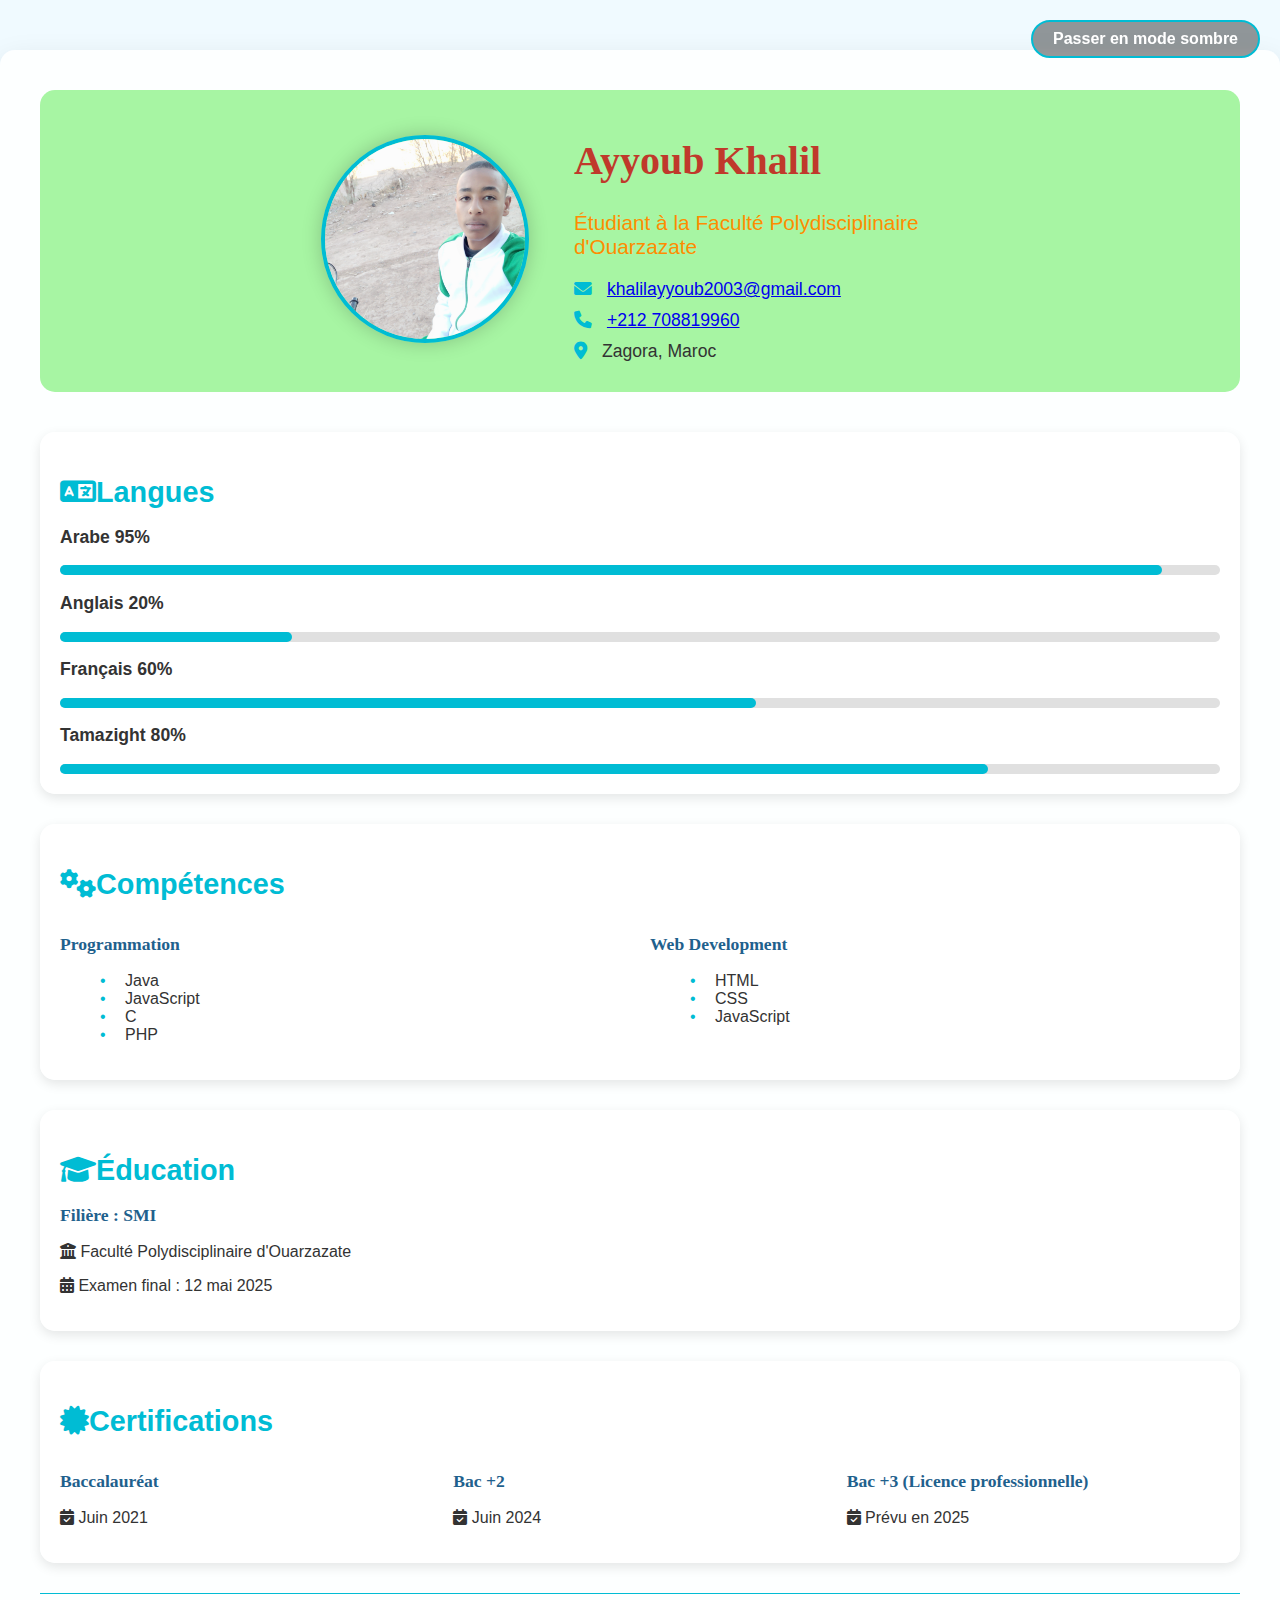
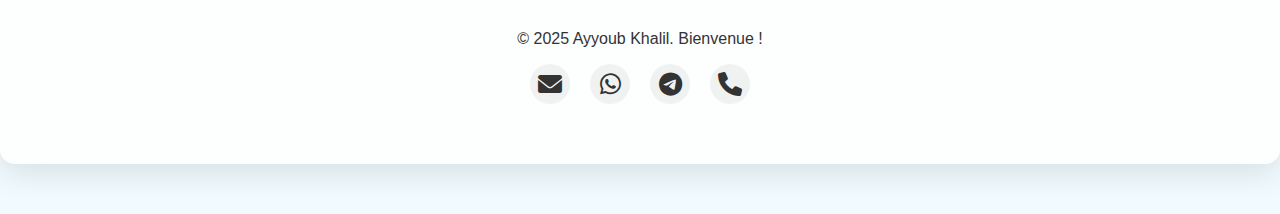
<file: TP4/index.html>
<!DOCTYPE html>
<html lang="fr">
<head>
  <meta charset="UTF-8" />
  <meta name="viewport" content="width=device-width, initial-scale=1.0" />
  <title>Ayyoub Khalil | CV</title>
  <link rel="stylesheet" href="https://cdnjs.cloudflare.com/ajax/libs/font-awesome/6.0.0/css/all.min.css">
  <style>
    :root {
      --bg-color-light: #f0faff;
      --bg-color-dark: #181818;
      --text-color-light: #333;
      --text-color-dark: #f9f9f9;
      --primary-color: #00bcd4;
      --secondary-color: #a7f5a3;
      --highlight-color: #ff8c00;
      --shadow-color: rgba(0, 0, 0, 0.1);
      --card-bg-light: rgba(255, 255, 255, 0.85);
      --card-bg-dark: rgba(22, 27, 34, 0.9);
    }

    body {
      font-family: 'Segoe UI', Tahoma, Geneva, Verdana, sans-serif;
      margin: 0;
      padding: 0;
      background-color: var(--bg-color-light);
      color: var(--text-color-light);
      transition: background-color 0.3s ease, color 0.3s ease;
      min-height: 100vh;
    }

    .main-container {
      max-width: 1200px;
      margin: 50px auto;
      padding: 40px;
      background-color: var(--card-bg-light);
      border-radius: 15px;
      box-shadow: 0 10px 30px rgba(0, 0, 0, 0.1);
      transition: all 0.3s ease;
    }

    header {
      text-align: center;
      margin-bottom: 40px;
      padding: 20px;
      background-color: var(--secondary-color);
      border-radius: 15px;
    }

    .profile-section {
      display: flex;
      flex-wrap: wrap;
      justify-content: center;
      align-items: center;
    }

    .profile-pic {
      margin: 15px;
    }

    .profile-pic img {
      width: 200px;
      height: 200px;
      border-radius: 50%;
      object-fit: cover;
      border: 4px solid var(--primary-color);
      box-shadow: 0 0 20px rgba(0, 0, 0, 0.2);
    }

    .profile-info {
      margin-left: 30px;
      max-width: 400px;
      text-align: left;
    }

    .name {
      font-size: 2.5em;
      font-weight: bold;
      color: #c0392b;
      font-family: 'Algerian', cursive;
    }

    .title {
      font-size: 1.3em;
      color: var(--highlight-color);
    }

    .contact p {
      font-size: 1.1em;
      margin: 10px 0;
    }

    .contact i {
      color: var(--primary-color);
      margin-right: 10px;
    }

    section {
      background-color: var(--card-bg-light);
      padding: 20px;
      margin-bottom: 30px;
      border-radius: 15px;
      box-shadow: 0 4px 12px var(--shadow-color);
    }

    section h2 {
      font-size: 1.8em;
      color: var(--primary-color);
      margin-bottom: 15px;
      display: flex;
      align-items: center;
    }

    section h3 {
      font-size: 1.1em;
      color: var(--text-color-light);
    }

    .skills, .education, .certifications {
      display: grid;
      grid-template-columns: repeat(auto-fit, minmax(250px, 1fr));
      gap: 20px;
    }

    .skills li, .education li, .certifications li {
      list-style: none;
      position: relative;
      padding-left: 25px;
    }

    .skills li::before, .education li::before, .certifications li::before {
      content: "•";
      position: absolute;
      left: 0;
      color: var(--primary-color);
    }

    .progress-bar {
      background-color: #e0e0e0;
      border-radius: 8px;
      height: 10px;
      margin-top: 5px;
    }

    .progress {
      background-color: var(--primary-color);
      height: 100%;
      border-radius: 8px;
    }

    footer {
      text-align: center;
      margin-top: 30px;
      padding: 20px;
      border-top: 1px solid var(--primary-color);
    }

    .social-links {
      display: flex;
      justify-content: center;
      gap: 20px;
      margin-top: 10px;
    }

    .social-links a {
      text-decoration: none;
      color: var(--text-color-light);
      font-size: 1.5em;
      background-color: rgba(0, 0, 0, 0.05);
      border-radius: 50%;
      width: 40px;
      height: 40px;
      display: flex;
      align-items: center;
      justify-content: center;
      transition: background-color 0.3s, color 0.3s;
    }

    .social-links a:hover {
      background-color: var(--primary-color);
      color: #fff;
    }

    #dark-mode-checkbox {
      display: none;
    }

    .dark-mode-label {
      position: fixed;
      top: 20px;
      right: 20px;
      padding: 8px 20px;
      background-color: rgba(0, 0, 0, 0.4);
      color: white;
      border: 2px solid var(--primary-color);
      border-radius: 25px;
      font-weight: bold;
      cursor: pointer;
      z-index: 999;
      backdrop-filter: blur(5px);
      transition: background-color 0.3s ease;
    }

    #dark-mode-checkbox:checked ~ .main-container {
      background-color: var(--bg-color-dark);
      color: var(--text-color-dark);
    }

    #dark-mode-checkbox:checked ~ .main-container header {
      background-color: var(--secondary-color);
    }

    #dark-mode-checkbox:checked ~ .main-container section {
      background-color: var(--card-bg-dark);
    }

    #dark-mode-checkbox:checked ~ .main-container footer {
      background-color: var(--bg-color-dark);
    }

    #dark-mode-checkbox:checked + .dark-mode-label::before {
      content: "Passer en mode clair";
    }

    .dark-mode-label::before {
      content: "Passer en mode sombre";
    }

    h3.program, h3.webdev, h3.filiere, h3.bac, h3.bac2, h3.bac3 {
      font-family: 'Algerian', cursive;
      color: #1f618d;
    }
  </style>
</head>
<body>
  <input type="checkbox" id="dark-mode-checkbox">
  <label for="dark-mode-checkbox" class="dark-mode-label"></label>

  <div class="main-container">
    <header>
      <div class="profile-section">
        <div class="profile-pic">
          <img src="ff.jpg" alt="Ayyoub Khalil">
        </div>
        <div class="profile-info">
          <h1 class="name">Ayyoub Khalil</h1>
          <p class="title">Étudiant à la Faculté Polydisciplinaire d'Ouarzazate</p>
          <div class="contact">
            <p><i class="fas fa-envelope"></i> <a href="mailto:khalilayyoub2003@gmail.com">khalilayyoub2003@gmail.com</a></p>
            <p><i class="fas fa-phone"></i> <a href="tel:+212708819960">+212 708819960</a></p>
            <p><i class="fas fa-map-marker-alt"></i> Zagora, Maroc</p>
          </div>
        </div>
      </div>
    </header>

    <section>
      <h2><i class="fas fa-language"></i> Langues</h2>
      <div>
        <h3>Arabe <span class="percentage">95%</span></h3>
        <div class="progress-bar"><div class="progress" style="width: 95%;"></div></div>
        <h3>Anglais <span class="percentage">20%</span></h3>
        <div class="progress-bar"><div class="progress" style="width: 20%;"></div></div>
        <h3>Français <span class="percentage">60%</span></h3>
        <div class="progress-bar"><div class="progress" style="width: 60%;"></div></div>
        <h3>Tamazight <span class="percentage">80%</span></h3>
        <div class="progress-bar"><div class="progress" style="width: 80%;"></div></div>
      </div>
    </section>

    <section>
      <h2><i class="fas fa-cogs"></i> Compétences</h2>
      <div class="skills">
        <div>
          <h3 class="program">Programmation</h3>
          <ul>
            <li>Java</li>
            <li>JavaScript</li>
            <li>C</li>
            <li>PHP</li>
          </ul>
        </div>
        <div>
          <h3 class="webdev">Web Development</h3>
          <ul>
            <li>HTML</li>
            <li>CSS</li>
            <li>JavaScript</li>
          </ul>
        </div>
      </div>
    </section>

    <section>
      <h2><i class="fas fa-graduation-cap"></i> Éducation</h2>
      <div>
        <h3 class="filiere">Filière : SMI</h3>
        <p><i class="fas fa-university"></i> Faculté Polydisciplinaire d'Ouarzazate</p>
        <p><i class="fas fa-calendar-alt"></i> Examen final : 12 mai 2025</p>
      </div>
    </section>

    <section>
      <h2><i class="fas fa-certificate"></i> Certifications</h2>
      <div class="certifications">
        <div>
          <h3 class="bac">Baccalauréat</h3>
          <p><i class="fas fa-calendar-check"></i> Juin 2021</p>
        </div>
        <div>
          <h3 class="bac2">Bac +2</h3>
          <p><i class="fas fa-calendar-check"></i> Juin 2024</p>
        </div>
        <div>
          <h3 class="bac3">Bac +3 (Licence professionnelle)</h3>
          <p><i class="fas fa-calendar-check"></i> Prévu en 2025</p>
        </div>
      </div>
    </section>

    <footer>
      <p>&copy; 2025 Ayyoub Khalil. Bienvenue !</p>
      <div class="social-links">
        <a href="mailto:khalilayyoub2003@gmail.com"><i class="fas fa-envelope"></i></a>
        <a href="https://wa.me/+212708819960"><i class="fab fa-whatsapp"></i></a>
        <a href="https://t.me/+212708819960"><i class="fab fa-telegram"></i></a>
        <a href="tel:+212708819960"><i class="fas fa-phone"></i></a>
      </div>
    </footer>
  </div>
</body>
</html>
</file>
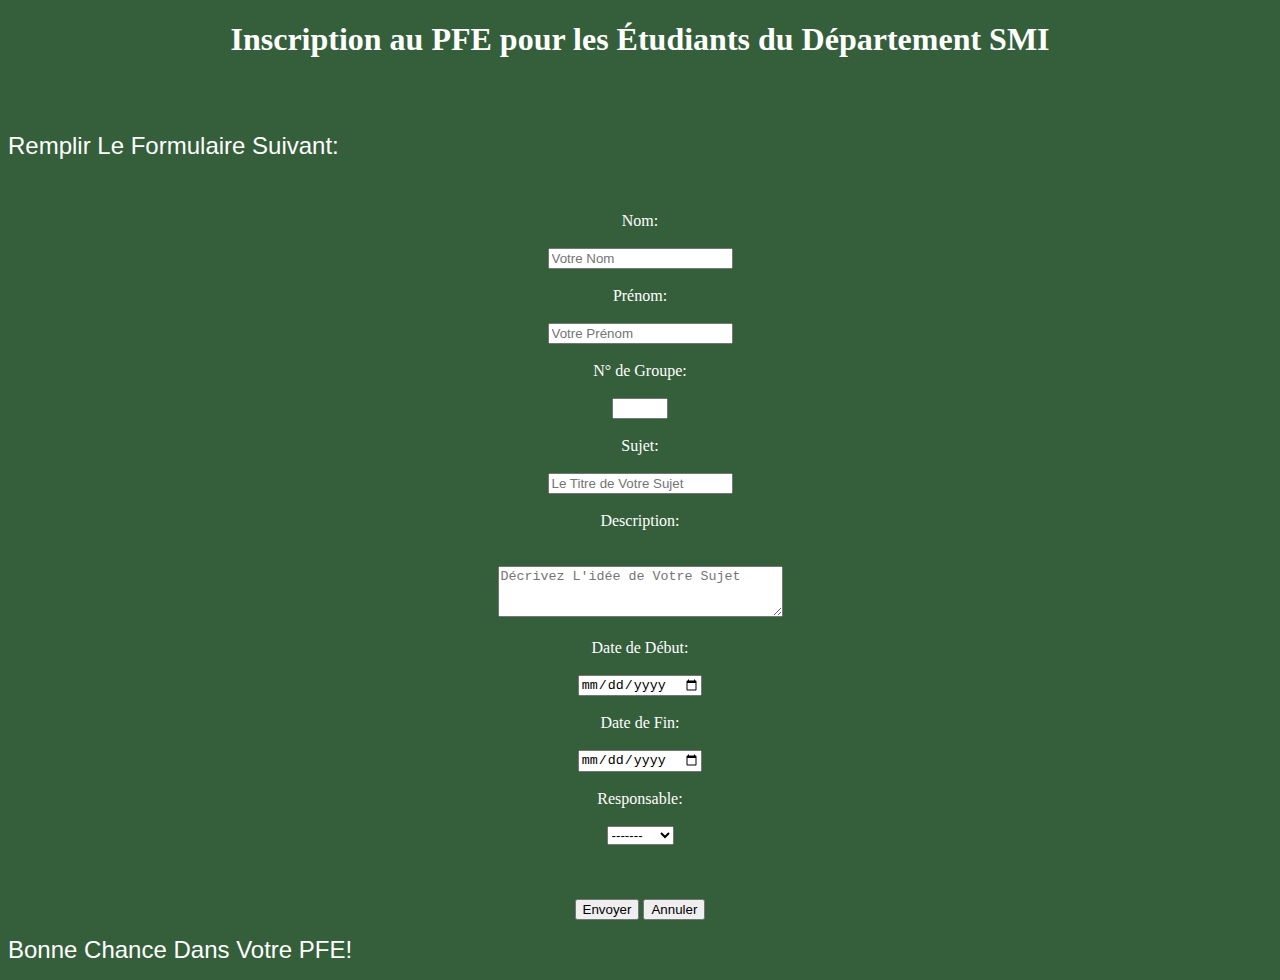
<file: form_tp2.html>
<!DOCTYPE html>
<html lang="fr">
<head>
    <meta charset="UTF-8">
    <meta name="viewport" content="width=device-width, initial-scale=1.0">

    <title>Inscription Au PFE</title>

</head>
    <body bgcolor="#355E3B" text="#FFFFFF">
            <center>
            <h1>Inscription au PFE pour les Étudiants du Département SMI</h1><br><br>
            </center>
        <p><font face="arial" size="5">Remplir Le Formulaire Suivant:</font></p><br><br>
            <form>
                <center>
                    <label for="name">Nom:</label><br><br>
                    <input type="text" id="nom" name="nom" placeholder="Votre Nom" required><br><br>
                    <label for="prenom">Prénom:</label><br><br>
                    <input type="text" id="prenom" name="prenom" placeholder="Votre Prénom" required><br><br>
                    <label for="group">N° de Groupe:</label><br><br>
                    <input type="number" id="group" name="group" min="1" max="44" step="1" required><br><br>
                    <label for="prenom">Sujet:</label><br><br>
                    <input type="text" id="Sujet" name="Sujet" placeholder="Le Titre de Votre Sujet"><br><br>
                    <label for="description">Description:</label><br><br><br>
                    <textarea id="descriptiond" name="description" rows="3" cols="33" placeholder="Décrivez L'idée de Votre Sujet"></textarea><br><br>
                    <label for="date de début">Date de Début:</label><br><br>
                    <input type="date" id="date de début" name="date de début" required><br><br>
                    <label for="date de fin">Date de Fin:</label><br><br>
                    <input type="date" id="date de fin" name="date de fin" required><br><br>
                    <label for="encadrant">Responsable:</label><br><br>
                    <select id="encadrant" name="encadrant" required>
                        <option value="" desiabled selected>-------</option>>
                        <option value="Prof I">Prof I</option>
                        <option value="Prof II">Prof II</option>
                        <option value="Prof III">Prof III</option>
                        <option value="Prof IV">Prof IV</option>
                        <option value="Prof V">Prof V</option>
                        <option value="Prof VI">Prof VI</option>
                        <option value="Prof VII">Prof VII</option>
                    </select><br><br><br><br>
                    <input type="submit" value="Envoyer">
                    <input type="reset" value="Annuler">
                </center>
        <p><font face="arial" size="5">Bonne Chance Dans Votre PFE!</font></p>
            </form>
    </body>
</html>
</file>
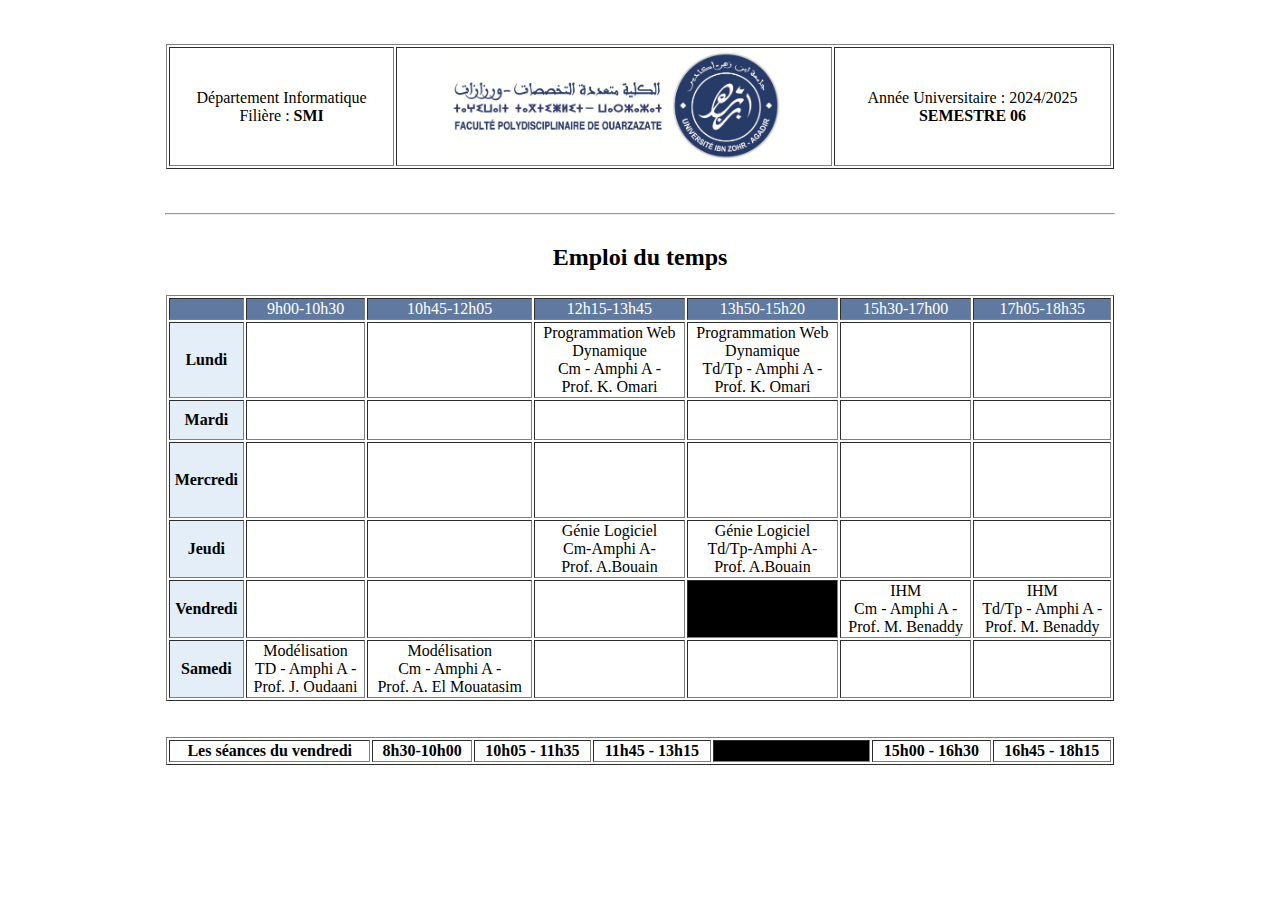
<file: schedule_tp1.html>
<!DOCTYPE html>
<html lang="fr">
<head>
    <meta charset="UTF-8">
    <meta name="viewport" content="width=device-width, initial-scale=1.0">
    <title>Emploi du Temps de SMI</title>
</head>
<body>
    <center>
    <table border="1" width="75%">
        <tr>
            <td align="center" valign="middle">Département Informatique<br>Filière : <b>SMI</b></td>
            <td align="center" valign="middle"><img src="fpo_logo.png" width="333" height="111"></td>
            <td align="center" valign="middle">Année Universitaire : 2024/2025<br><b>SEMESTRE 06</b></td>
    </center><br><br>
    <center>
    </table><br><br>
    <hr width="75%">
    </center>
    <center>
        <h1><font face="times new roman" size="5">Emploi du temps</font></h1>
    </center>
    <center>
        <table border="1" width="75%" align="center">
            <tr bgcolor="#5f79a0">
              <td></td>
              <td align="center"><font color="white" face="optima">9h00-10h30</font></td>
              <td align="center"><font color="white" face="optima">10h45-12h05</font></td>
              <td align="center"><font color="white" face="optima">12h15-13h45</font></td>
              <td align="center"><font color="white" face="optima">13h50-15h20</font></td>
              <td align="center"><font color="white" face="optima">15h30-17h00</font></td>
              <td align="center"><font color="white" face="optima">17h05-18h35</font></td>
            </tr>
            <tr>
              <td align="center" valign="middle" bgcolor="#e4eef8"><font face="times new roman"><b>Lundi</b></font></td>
              <td></td>
              <td></td>
              <td align="center" valign="middle"><font face="times new roman">Programmation Web <br>Dynamique<br>Cm - Amphi A -<br>Prof. K. Omari</font></td>
              <td align="center" valign="middle"><font face="times new roman">Programmation Web <br>Dynamique<br>Td/Tp - Amphi A -<br>Prof. K. Omari</font></td>
              <td></td>
              <td></td>
            </tr>
            <tr>
              <td align="center" valign="middle" bgcolor="#e4eef8"><font face="times new roman"><b>Mardi</b></font></td>
              <td><br><br></td>
              <td><br><br></td>
              <td><br><br></td>
              <td><br><br></td>
              <td><br><br></td>
              <td><br><br></td>
            </tr>
            <tr>
              <td align="center" valign="middle" bgcolor="#e4eef8"><font face="times new roman"><b>Mercredi</b></font></td>
              <td><br><br><br><br></td>
              <td><br><br><br><br></td>
              <td><br><br><br><br></td>
              <td><br><br><br><br></td>
              <td><br><br><br><br></td>
              <td><br><br><br><br></td>
            </tr>
            <tr>
              <td align="center" valign="middle" bgcolor="#e4eef8"><font face="times new roman"><b>Jeudi</b></font></td>
              <td></td>
              <td></td>
              <td align="center" valign="middle"><font face="times new roman">Génie Logiciel<br>Cm-Amphi A-<br>Prof. A.Bouain</font></td>
              <td align="center" valign="middle"><font face="times new roman">Génie Logiciel<br>Td/Tp-Amphi A-<br>Prof. A.Bouain</font></td>
              <td></td>
              <td></td>
            </tr>
            <tr>
              <td align="center" valign="middle" bgcolor="#e4eef8"><font face="times new roman"><b>Vendredi</b></font></td>
              <td></td>
              <td></td>
              <td></td>
              <td bgcolor="black"></td>
              <td align="center" valign="middle"><font face="times new roman">IHM<br>Cm - Amphi A - <br>Prof. M. Benaddy</font></td>
              <td align="center" valign="middle"><font face="times new roman">IHM<br>Td/Tp - Amphi A - <br>Prof. M. Benaddy</font></td>
            </tr>
            <tr>
              <td align="center" valign="middle" bgcolor="#e4eef8" ><b>Samedi</b></td>
              <td align="center" valign="middle"><font face="times new roman">Modélisation<br>TD - Amphi A -<br>Prof. J. Oudaani</font></td>
              <td align="center" valign="middle"><font face="times new roman">Modélisation<br>Cm - Amphi A -<br>Prof. A. El Mouatasim</font></td>
              <td></td>
              <td></td>
              <td></td>
              <td></td>
            </tr>
        </table>
        <br><br>
        </center>
        <center>
        <table border="1" width="75%" align="center">
            <tr>
              <td align="center" valign="middle"><font face="times new roman"><b>Les séances du vendredi<b></font></td>
              <td align="center" valign="middle"><font face="times new roman"><b>8h30-10h00</b></font></td>
              <td align="center" valign="middle"><font face="times new roman"><b>10h05 - 11h35</b></font></td>
              <td align="center" valign="middle"><font face="times new roman"><b>11h45 - 13h15</b></font></td>
              <td bgcolor="black">------------------------</td>                         <!-- Actually we didn't solve this table, but at least we tried to approximate what's in the picture XD -->
              <td align="center" valign="middle"><font face="times new roman"><b>15h00 - 16h30</b></font></td>
              <td align="center" valign="middle"><font face="times new roman"><b>16h45 - 18h15</b></font></td>
            </tr>
        </table>
        </center>
</body>
</html>
</file>
